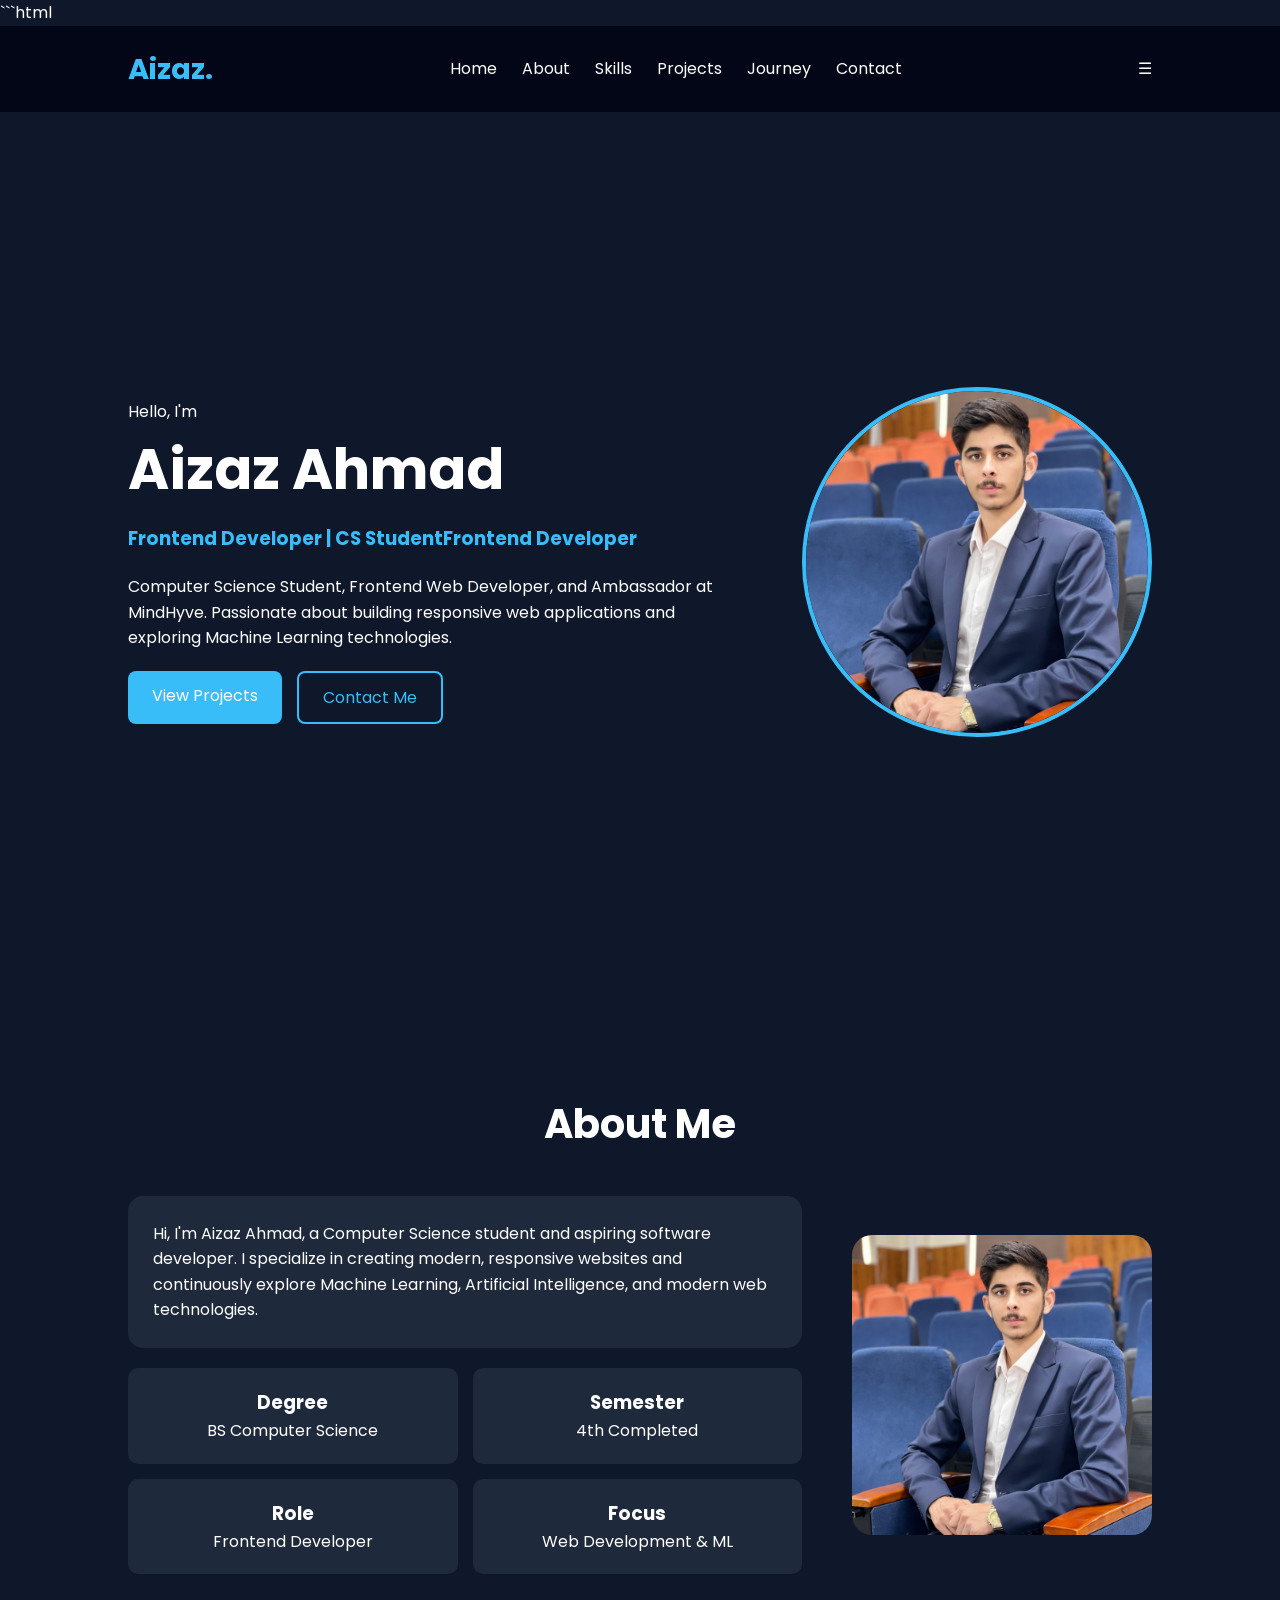
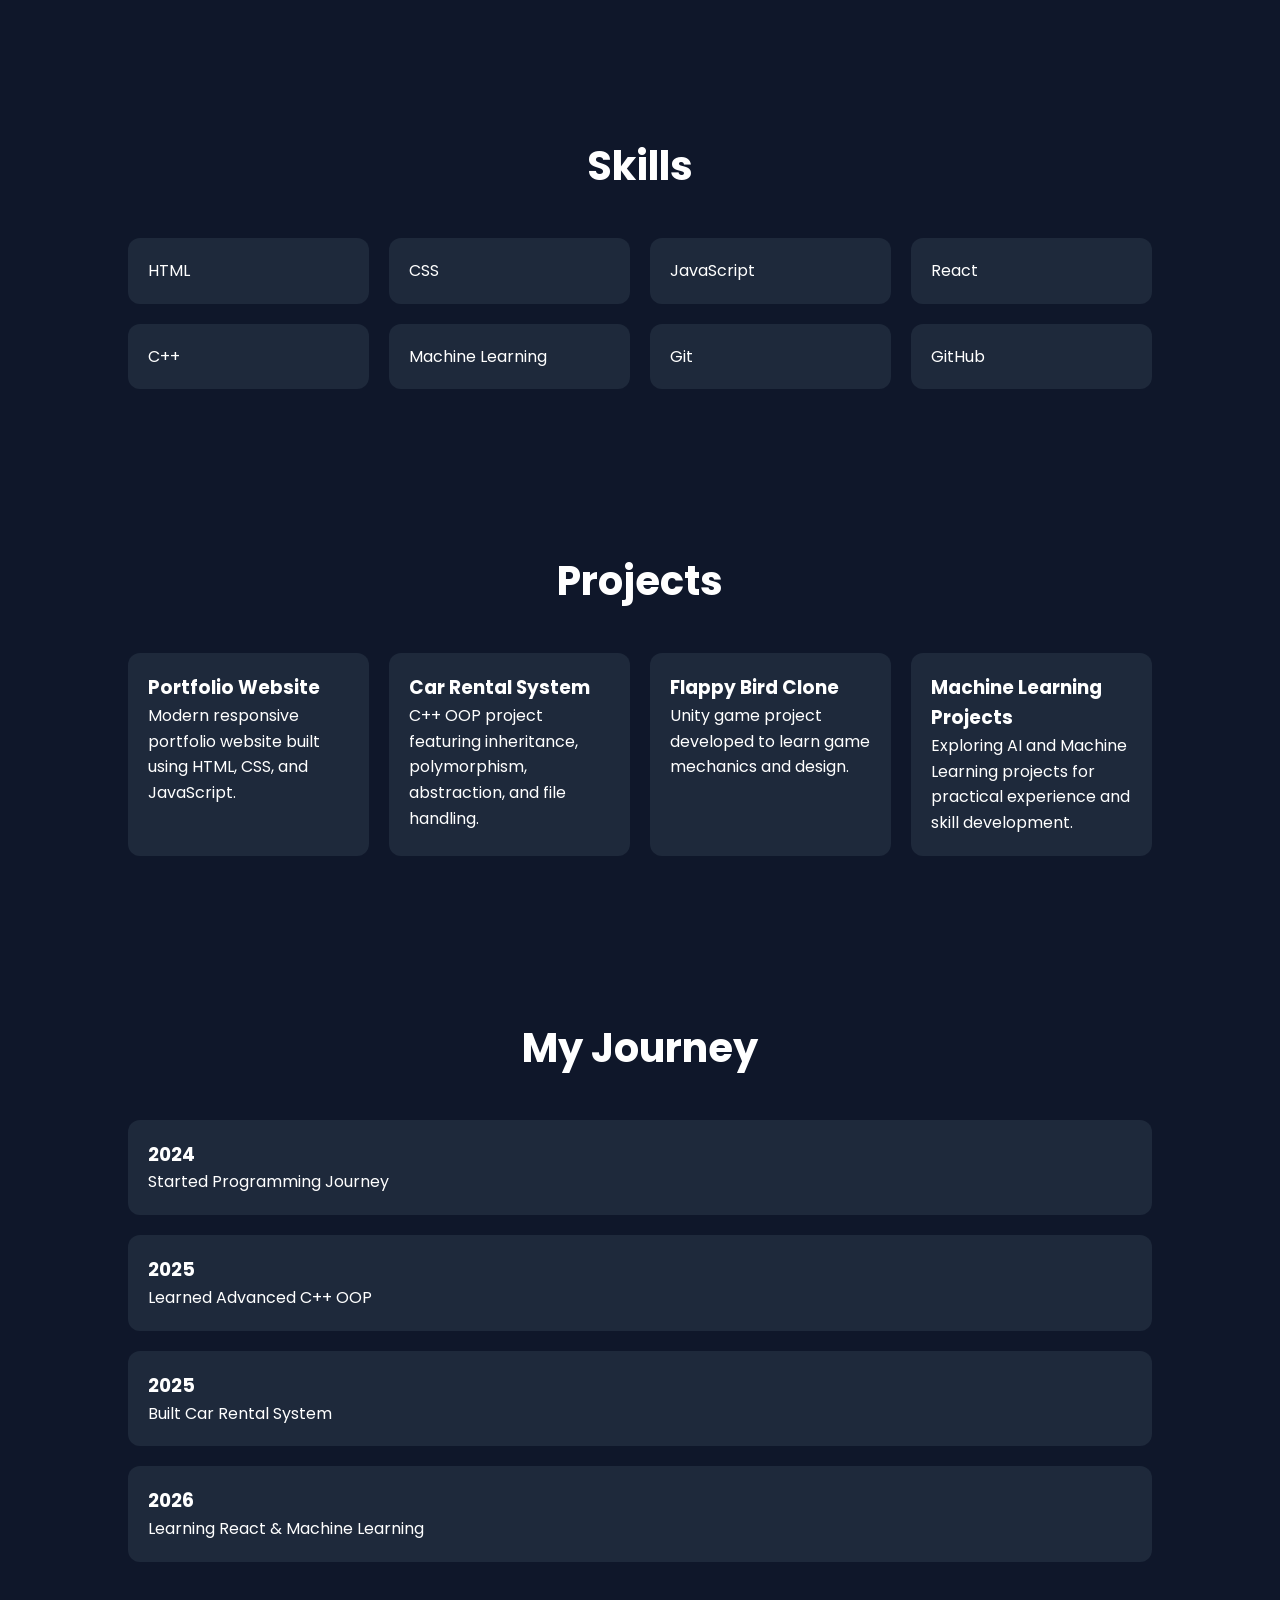
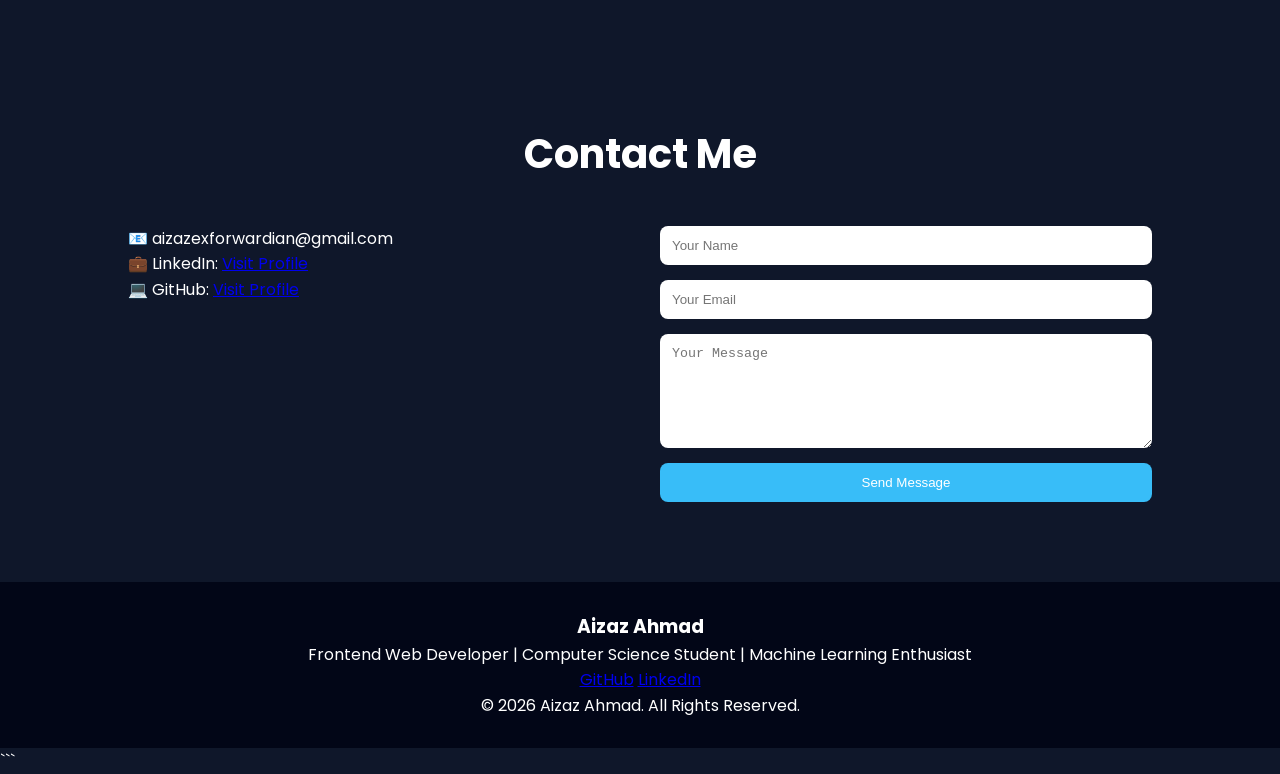
<file: index.html>
```html
<!DOCTYPE html>
<html lang="en">
<head>
    <meta charset="UTF-8">
    <meta name="viewport" content="width=device-width, initial-scale=1.0">
    <title>Aizaz Ahmad | Portfolio</title>

    <!-- CSS -->
    <link rel="stylesheet" href="style.css">

    <!-- Google Font -->
    <link href="https://fonts.googleapis.com/css2?family=Poppins:wght@300;400;500;600;700&display=swap" rel="stylesheet">
</head>

<body>

    <!-- Header -->
    <header>
        <nav class="navbar">
            <div class="logo">Aizaz.</div>

            <ul class="nav-links">
                <li><a href="#home">Home</a></li>
                <li><a href="#about">About</a></li>
                <li><a href="#skills">Skills</a></li>
                <li><a href="#projects">Projects</a></li>
                <li><a href="#journey">Journey</a></li>
                <li><a href="#contact">Contact</a></li>
            </ul>

            <div class="menu-btn">☰</div>
        </nav>
    </header>

    <!-- Hero Section -->
    <section id="home" class="hero">

        <div class="hero-text">
            <p class="welcome">Hello, I'm</p>

            <h1>Aizaz Ahmad</h1>

            <h3><span id="typing">Frontend Developer | CS Student</span></h3>

            <p class="description">
                Computer Science Student, Frontend Web Developer, and Ambassador at MindHyve.
                Passionate about building responsive web applications and exploring
                Machine Learning technologies.
            </p>

            <div class="hero-buttons">
                <a href="#projects" class="btn primary">View Projects</a>
                <a href="#contact" class="btn secondary">Contact Me</a>
            </div>
        </div>

        <div class="hero-image">
            <img src="profile.jpg" alt="Aizaz Ahmad">
        </div>

    </section>

    <!-- About Section -->
    <section id="about" class="section">

        <h2 class="section-title">About Me</h2>

        <div class="about-container-wrapper">

            <div class="about-content">

                <div class="glass-card">
                    <p>
                        Hi, I'm Aizaz Ahmad, a Computer Science student and aspiring
                        software developer. I specialize in creating modern,
                        responsive websites and continuously explore Machine Learning,
                        Artificial Intelligence, and modern web technologies.
                    </p>
                </div>

                <div class="about-info">

                    <div class="info-card">
                        <h3>Degree</h3>
                        <p>BS Computer Science</p>
                    </div>

                    <div class="info-card">
                        <h3>Semester</h3>
                        <p>4th Completed</p>
                    </div>

                    <div class="info-card">
                        <h3>Role</h3>
                        <p>Frontend Developer</p>
                    </div>

                    <div class="info-card">
                        <h3>Focus</h3>
                        <p>Web Development & ML</p>
                    </div>

                </div>

            </div>

            <div class="about-image">
                <img src="profile.jpg" alt="Aizaz Ahmad">
            </div>

        </div>

    </section>

    <!-- Skills -->
    <section id="skills" class="section">

        <h2 class="section-title">Skills</h2>

        <div class="skills-grid">
            <div class="skill-card">HTML</div>
            <div class="skill-card">CSS</div>
            <div class="skill-card">JavaScript</div>
            <div class="skill-card">React</div>
            <div class="skill-card">C++</div>
            <div class="skill-card">Machine Learning</div>
            <div class="skill-card">Git</div>
            <div class="skill-card">GitHub</div>
        </div>

    </section>

    <!-- Projects -->
    <section id="projects" class="section">

        <h2 class="section-title">Projects</h2>

        <div class="projects-grid">

            <div class="project-card">
                <h3>Portfolio Website</h3>
                <p>
                    Modern responsive portfolio website built using HTML,
                    CSS, and JavaScript.
                </p>
            </div>

            <div class="project-card">
                <h3>Car Rental System</h3>
                <p>
                    C++ OOP project featuring inheritance, polymorphism,
                    abstraction, and file handling.
                </p>
            </div>

            <div class="project-card">
                <h3>Flappy Bird Clone</h3>
                <p>
                    Unity game project developed to learn game mechanics
                    and design.
                </p>
            </div>

            <div class="project-card">
                <h3>Machine Learning Projects</h3>
                <p>
                    Exploring AI and Machine Learning projects for practical
                    experience and skill development.
                </p>
            </div>

        </div>

    </section>

    <!-- Journey -->
    <section id="journey" class="section">

        <h2 class="section-title">My Journey</h2>

        <div class="timeline">

            <div class="timeline-item">
                <h3>2024</h3>
                <p>Started Programming Journey</p>
            </div>

            <div class="timeline-item">
                <h3>2025</h3>
                <p>Learned Advanced C++ OOP</p>
            </div>

            <div class="timeline-item">
                <h3>2025</h3>
                <p>Built Car Rental System</p>
            </div>

            <div class="timeline-item">
                <h3>2026</h3>
                <p>Learning React & Machine Learning</p>
            </div>

        </div>

    </section>

    <!-- Contact -->
    <section id="contact" class="section">

        <h2 class="section-title">Contact Me</h2>

        <div class="contact-container">

            <div class="contact-info">
                <p>📧 aizazexforwardian@gmail.com</p>

                <p>
                    💼 LinkedIn:
                    <a href="https://www.linkedin.com/in/aizaz-ahmad-a24667349" target="_blank">
                        Visit Profile
                    </a>
                </p>

                <p>
                    💻 GitHub:
                    <a href="https://github.com/aizazahmad786" target="_blank">
                        Visit Profile
                    </a>
                </p>
            </div>

            <form class="contact-form">
                <input type="text" placeholder="Your Name" required>
                <input type="email" placeholder="Your Email" required>
                <textarea rows="6" placeholder="Your Message" required></textarea>
                <button type="submit">Send Message</button>
            </form>

        </div>

    </section>

    <!-- Footer -->
    <footer>

        <h3>Aizaz Ahmad</h3>

        <p>
            Frontend Web Developer | Computer Science Student |
            Machine Learning Enthusiast
        </p>

        <div class="footer-links">
            <a href="https://github.com/aizazahmad786" target="_blank">GitHub</a>
            <a href="https://www.linkedin.com/in/aizaz-ahmad-a24667349" target="_blank">LinkedIn</a>
        </div>

        <p class="copyright">
            © 2026 Aizaz Ahmad. All Rights Reserved.
        </p>

    </footer>

    <script src="script.js"></script>

</body>
</html>
```
</file>
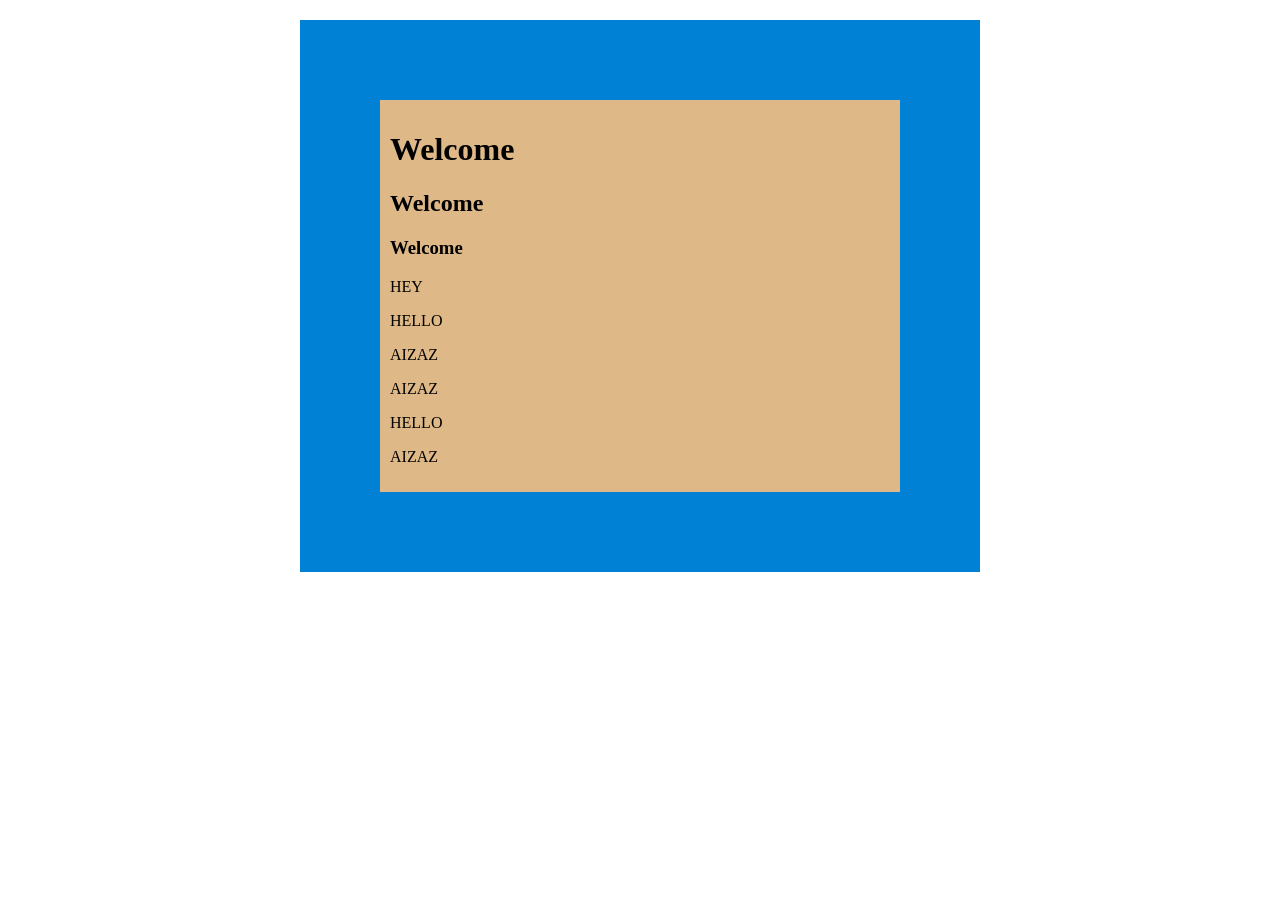
<file: 2nd.html>
<!DOCTYPE html>
<html lang="en">
<head>
    <meta charset="UTF-8">
    <meta name="viewport" content="width=device-width, initial-scale=1.0">
    <title>Document</title>
    <style>
         .container {
  width: 500px;
  margin: 20px auto;
  padding: 10px;
  border: 80px solid #0081d6;
  background-color: #636363;
  background-color: burlywood;
}

    </style>
</head>
<body>
    <div class="container">
        <h1>Welcome</h1>
        <h2>Welcome</h2>
        <h3>Welcome</h3>
        <p>HEY</p>
        <p>HELLO</p>
        <p>AIZAZ</p>
        <p>AIZAZ</p>
        <p>HELLO</p>
        <p>AIZAZ</p>
    
    </div>
    </div>
</body>
</html>
</file>
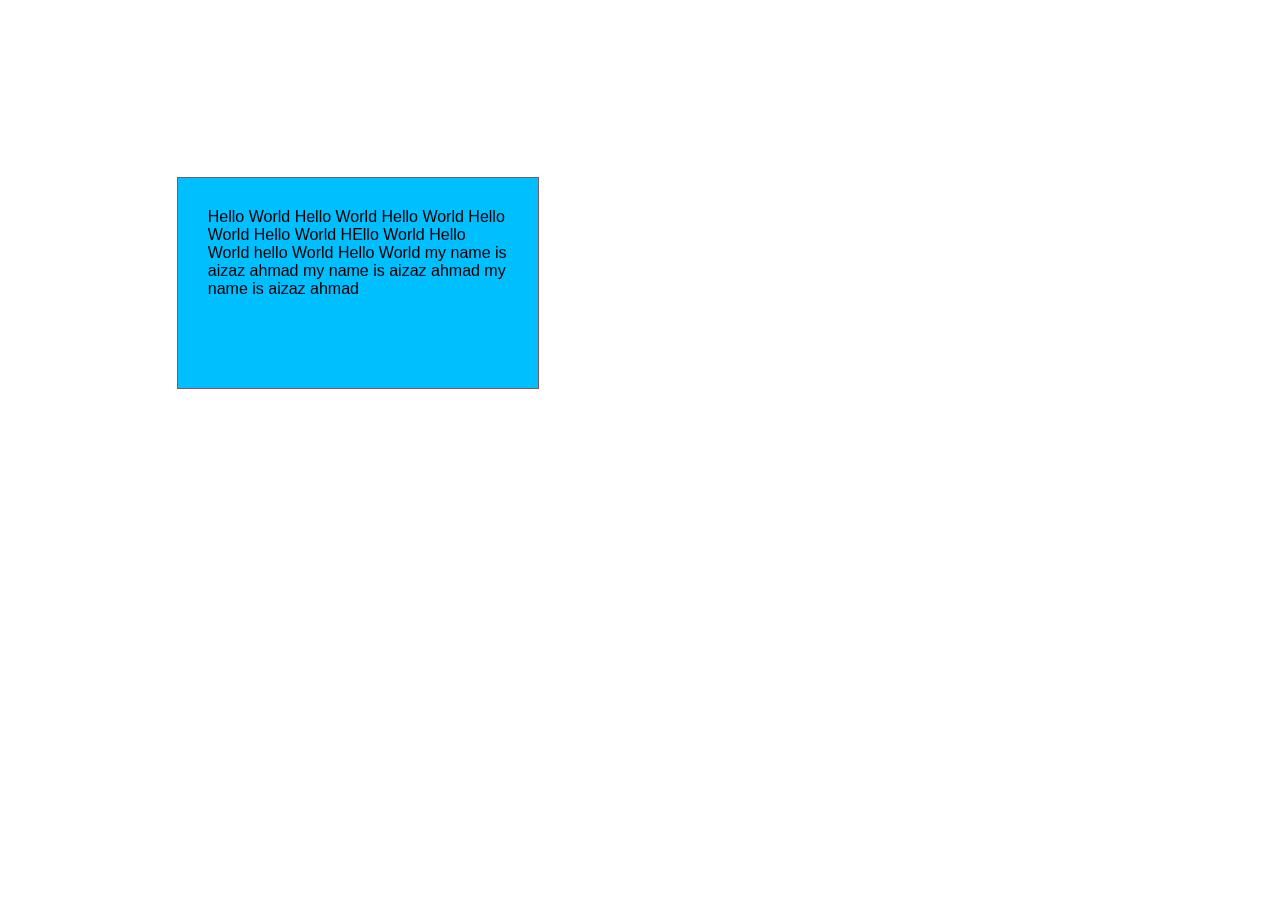
<file: first.html>
<!DOCTYPE html>
<html lang="en">
<head>
    <meta charset="UTF-8">
    <meta name="viewport" content="width=device-width, initial-scale=1.0">
    <title>Document</title>
    <style>
    body {
        font-family: Arial, sans-serif;
        margin: 50px;
        padding: 6%;
        }
    .box {
            padding: 20px;
            background-color: #7e0707;
            border: 1px solid #805b5b;
        }
        .box {
    width: 300px;
    height: 150px;
    background-color: lightblue;

    margin: 50px;
}
.box {
    background-color: rgb(0, 191, 255);

    padding: 30px;
}
    </style>
</head>
<body>
    <div class="box">
    Hello World
    Hello World
    Hello World
    Hello World
    Hello World
    HEllo World
    Hello World
    hello World
    Hello World
    my name is aizaz ahmad
    my name is aizaz ahmad
    my name is aizaz ahmad
</div>
    
</body>
</html>
</file>
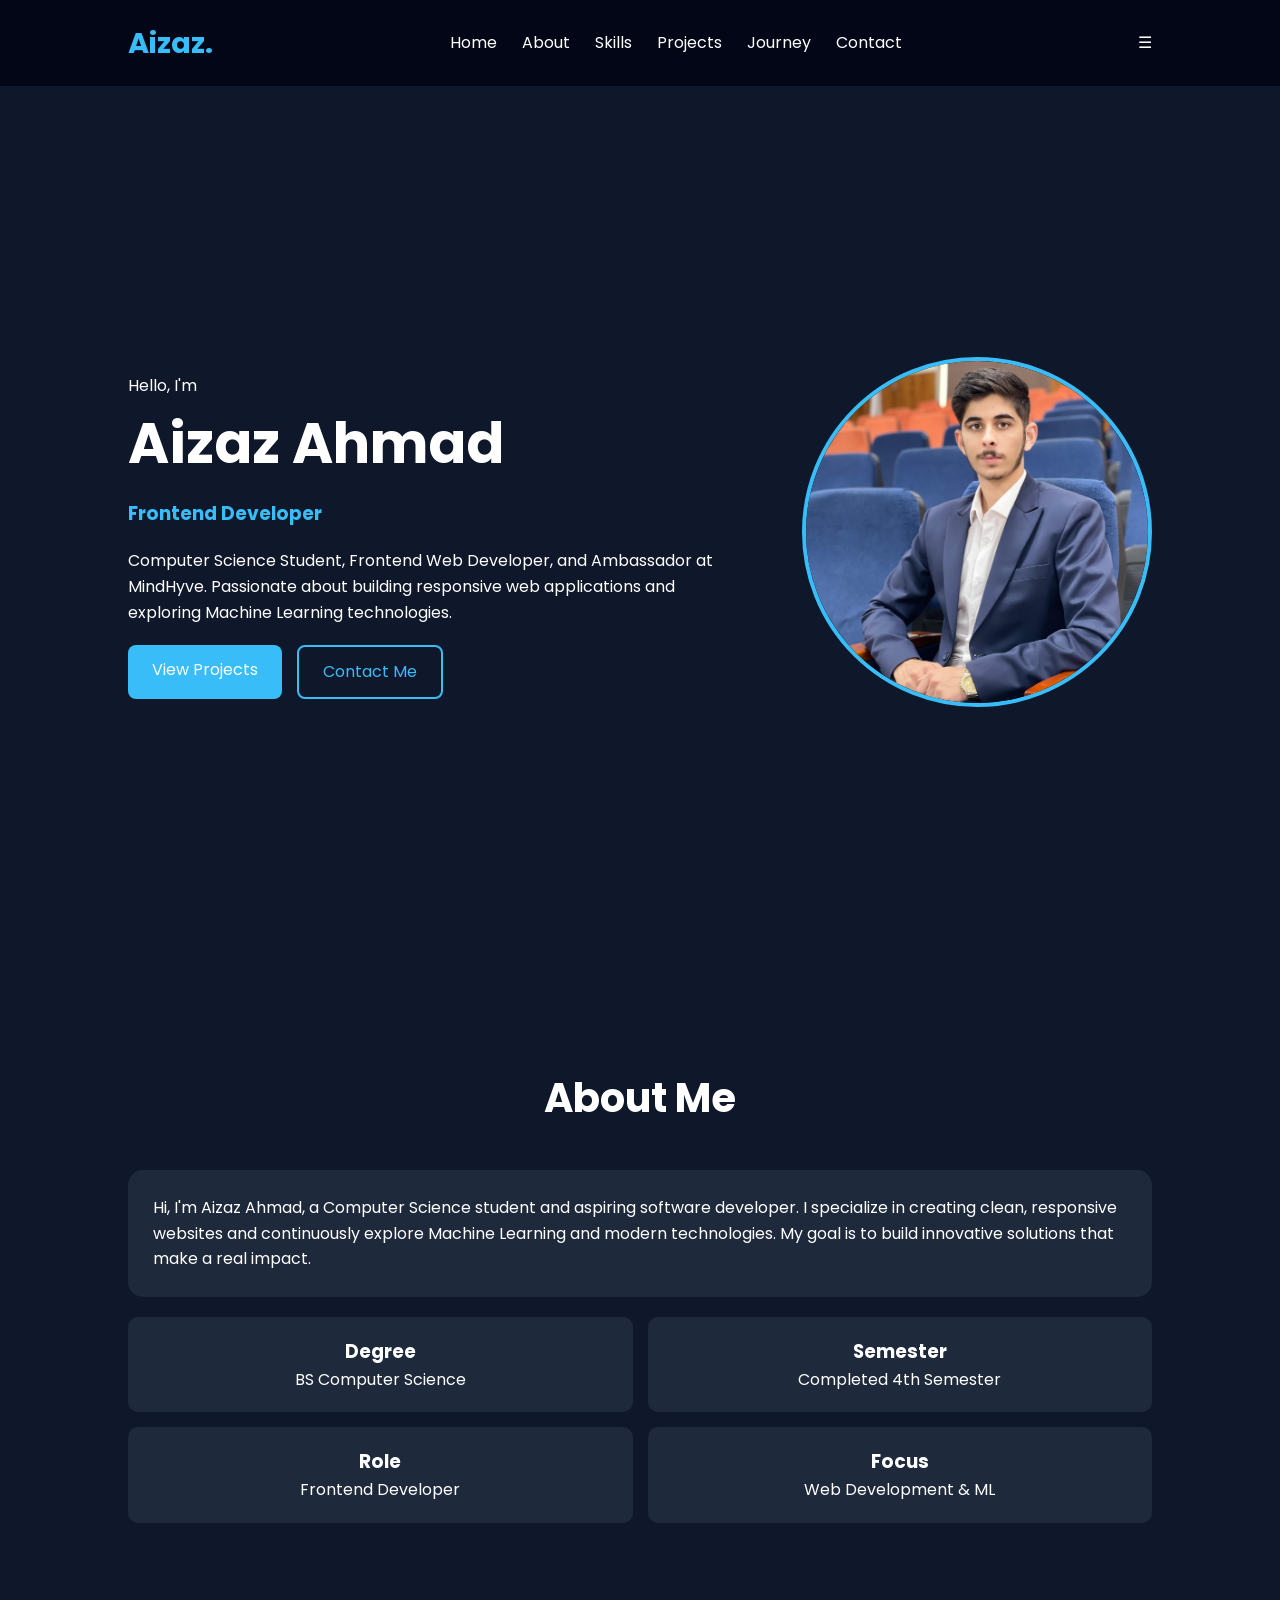
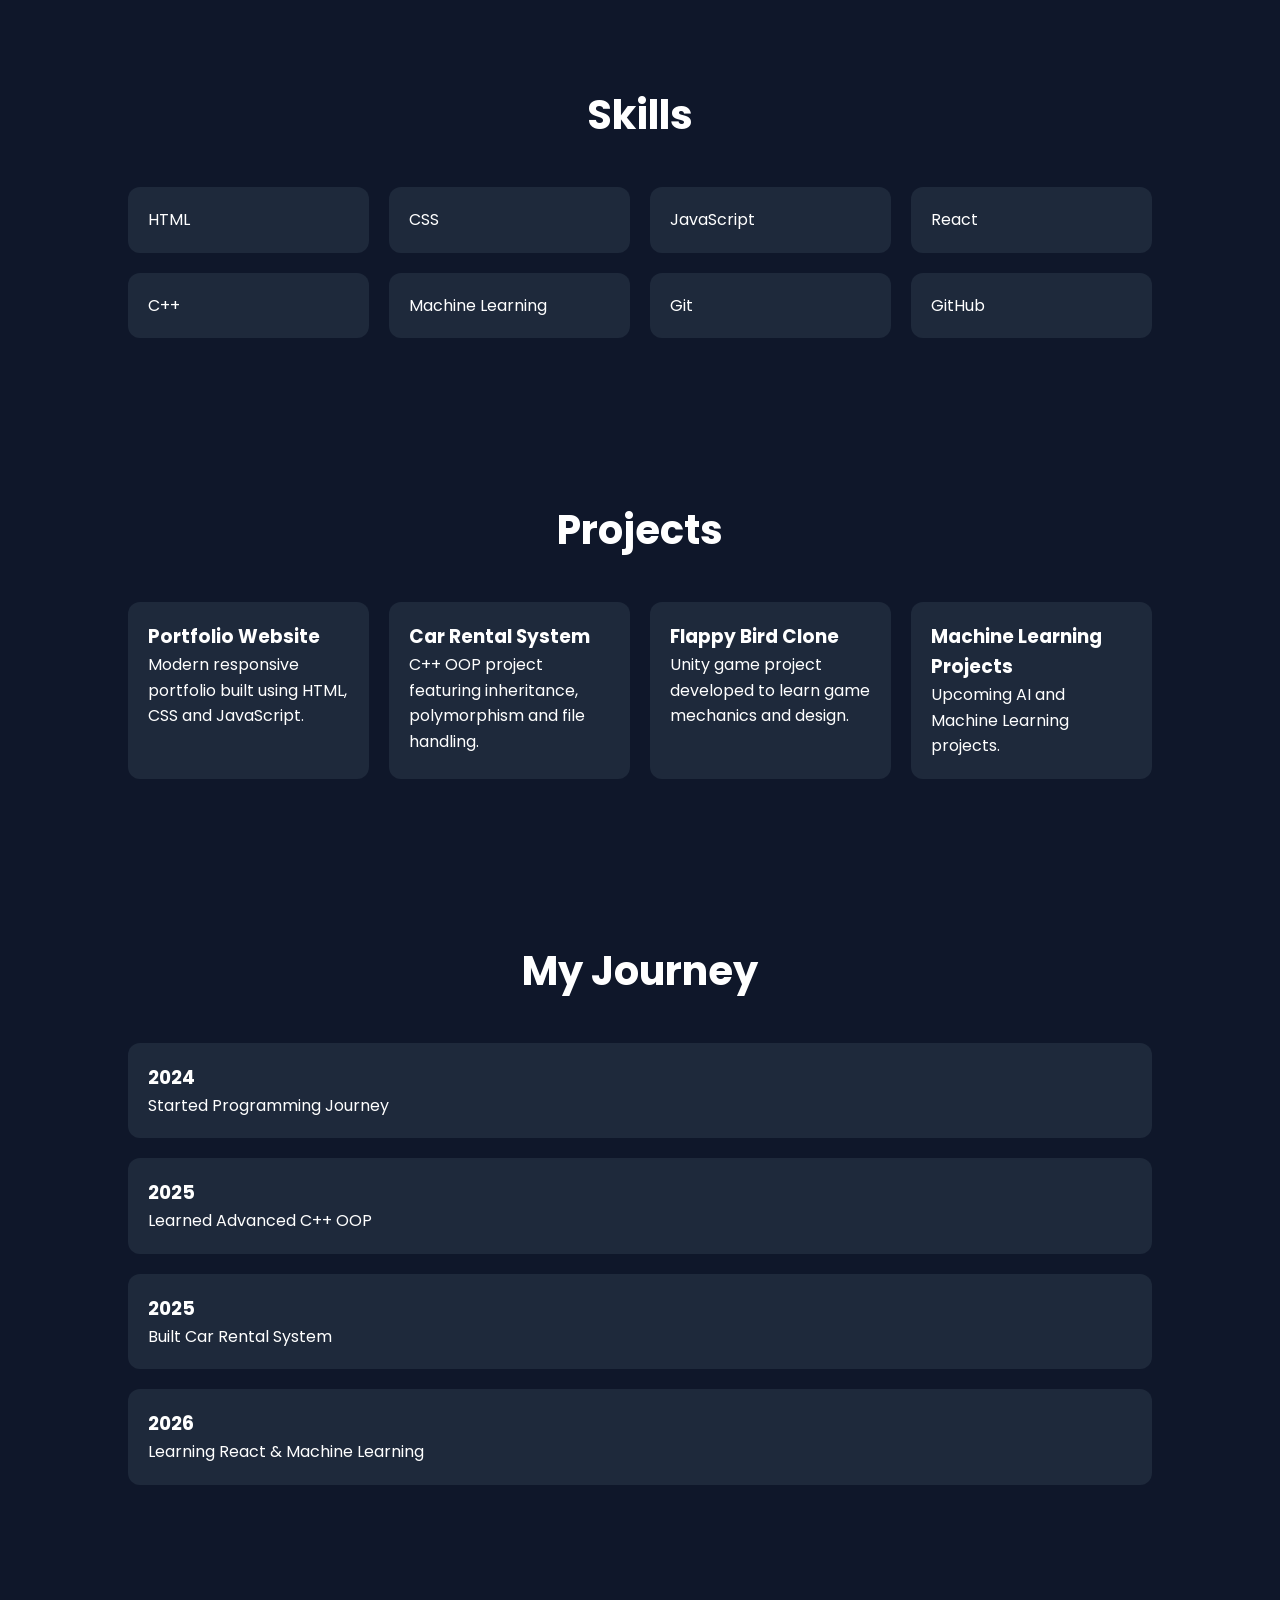
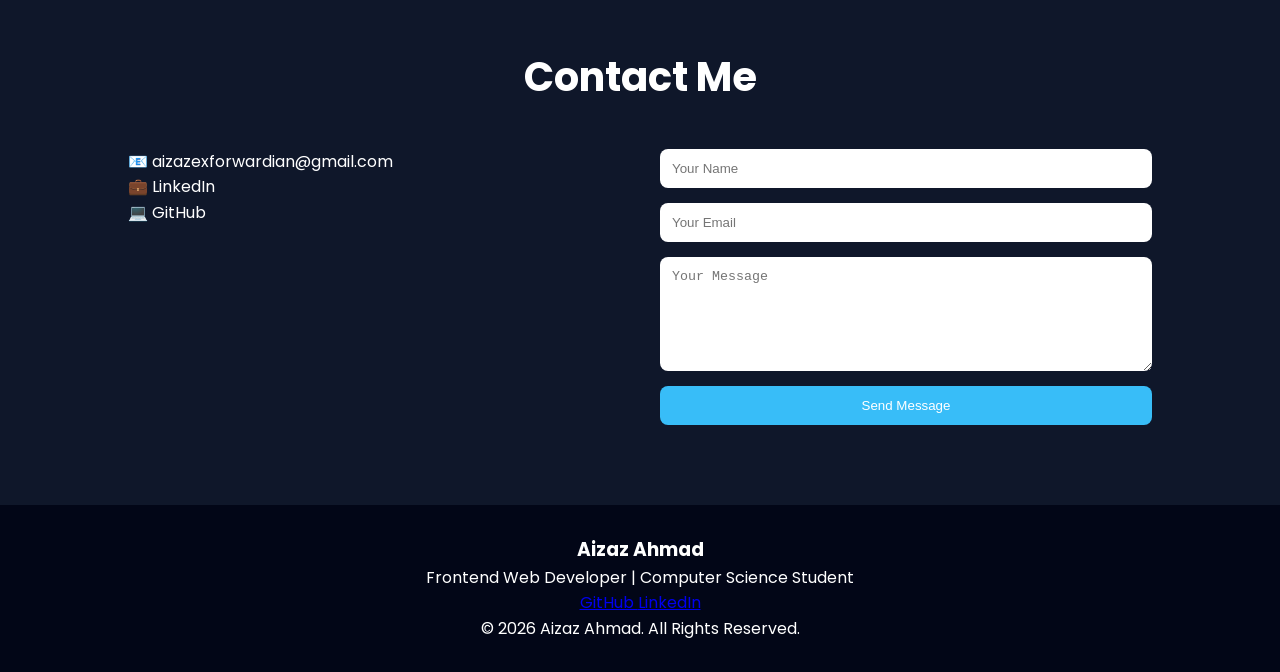
<file: web.html>
<!DOCTYPE html>
<html lang="en">
<head>
    <meta charset="UTF-8">
    <meta name="viewport" content="width=device-width, initial-scale=1.0">
    <title>Aizaz Ahmad | Portfolio</title>

    <link rel="stylesheet" href="style.css">

    <link href="https://fonts.googleapis.com/css2?family=Poppins:wght@300;400;500;600;700&display=swap" rel="stylesheet">
</head>
<body>

    <!-- Navbar -->

    <header>
        <nav class="navbar">
            <div class="logo">Aizaz.</div>

            <ul class="nav-links">
                <li><a href="#home">Home</a></li>
                <li><a href="#about">About</a></li>
                <li><a href="#skills">Skills</a></li>
                <li><a href="#projects">Projects</a></li>
                <li><a href="#journey">Journey</a></li>
                <li><a href="#contact">Contact</a></li>
            </ul>

            <div class="menu-btn">
                ☰
            </div>
        </nav>
    </header>

    <!-- Hero Section -->

    <section id="home" class="hero">

        <div class="hero-text">

            <p class="welcome">
                Hello, I'm
            </p>

            <h1>
                Aizaz Ahmad
            </h1>

            <h3>
                <span id="typing"></span>
            </h3>

            <p class="description">
                Computer Science Student, Frontend Web Developer,
                and Ambassador at MindHyve.
                Passionate about building responsive web applications
                and exploring Machine Learning technologies.
            </p>

            <div class="hero-buttons">

                <a href="#projects" class="btn primary">
                    View Projects
                </a>

                <a href="#contact" class="btn secondary">
                    Contact Me
                </a>

            </div>

        </div>

        <div class="hero-image">

            <img src="profile.jpg" alt="Aizaz Ahmad">

        </div>

    </section>

    <!-- About -->

    <section id="about" class="section">

        <h2 class="section-title">
            About Me
        </h2>

        <div class="about-container">

            <div class="glass-card">

                <p>
                    Hi, I'm Aizaz Ahmad, a Computer Science student and
                    aspiring software developer.

                    I specialize in creating clean, responsive websites
                    and continuously explore Machine Learning and modern technologies.

                    My goal is to build innovative solutions that make
                    a real impact.
                </p>

            </div>

            <div class="about-info">

                <div class="info-card">
                    <h3>Degree</h3>
                    <p>BS Computer Science</p>
                </div>

                <div class="info-card">
                    <h3>Semester</h3>
                    <p>Completed 4th Semester</p>
                </div>

                <div class="info-card">
                    <h3>Role</h3>
                    <p>Frontend Developer</p>
                </div>

                <div class="info-card">
                    <h3>Focus</h3>
                    <p>Web Development & ML</p>
                </div>

            </div>

        </div>

    </section>

    <!-- Skills -->

    <section id="skills" class="section">

        <h2 class="section-title">
            Skills
        </h2>

        <div class="skills-grid">

            <div class="skill-card">HTML</div>
            <div class="skill-card">CSS</div>
            <div class="skill-card">JavaScript</div>
            <div class="skill-card">React</div>
            <div class="skill-card">C++</div>
            <div class="skill-card">Machine Learning</div>
            <div class="skill-card">Git</div>
            <div class="skill-card">GitHub</div>

        </div>

    </section>

    <!-- Projects -->

    <section id="projects" class="section">

        <h2 class="section-title">
            Projects
        </h2>

        <div class="projects-grid">

            <div class="project-card">

                <h3>Portfolio Website</h3>

                <p>
                    Modern responsive portfolio built using HTML,
                    CSS and JavaScript.
                </p>

            </div>

            <div class="project-card">

                <h3>Car Rental System</h3>

                <p>
                    C++ OOP project featuring inheritance,
                    polymorphism and file handling.
                </p>

            </div>

            <div class="project-card">

                <h3>Flappy Bird Clone</h3>

                <p>
                    Unity game project developed to learn
                    game mechanics and design.
                </p>

            </div>

            <div class="project-card">

                <h3>Machine Learning Projects</h3>

                <p>
                    Upcoming AI and Machine Learning
                    projects.
                </p>

            </div>

        </div>

    </section>

    <!-- Journey -->

    <section id="journey" class="section">

        <h2 class="section-title">
            My Journey
        </h2>

        <div class="timeline">

            <div class="timeline-item">
                <h3>2024</h3>
                <p>Started Programming Journey</p>
            </div>

            <div class="timeline-item">
                <h3>2025</h3>
                <p>Learned Advanced C++ OOP</p>
            </div>

            <div class="timeline-item">
                <h3>2025</h3>
                <p>Built Car Rental System</p>
            </div>

            <div class="timeline-item">
                <h3>2026</h3>
                <p>Learning React & Machine Learning</p>
            </div>

        </div>

    </section>

    <!-- Contact -->

    <section id="contact" class="section">

        <h2 class="section-title">
            Contact Me
        </h2>

        <div class="contact-container">

            <div class="contact-info">

                <p>
                    📧 aizazexforwardian@gmail.com
                </p>

                <p>
                    💼 LinkedIn
                </p>

                <p>
                    💻 GitHub
                </p>

            </div>

            <form class="contact-form">

                <input
                    type="text"
                    placeholder="Your Name"
                    required
                >

                <input
                    type="email"
                    placeholder="Your Email"
                    required
                >

                <textarea
                    rows="6"
                    placeholder="Your Message"
                    required
                ></textarea>

                <button type="submit">
                    Send Message
                </button>

            </form>

        </div>

    </section>

    <!-- Footer -->

    <footer>

        <h3>Aizaz Ahmad</h3>

        <p>
            Frontend Web Developer | Computer Science Student
        </p>

        <div class="footer-links">

            <a href="https://github.com/aizazahmad786">
                GitHub
            </a>

            <a href="https://www.linkedin.com/in/aizaz-ahmad-a24667349">
                LinkedIn
            </a>

        </div>

        <p class="copyright">
            © 2026 Aizaz Ahmad. All Rights Reserved.
        </p>

    </footer>

    <script src="script.js"></script>

</body>
</html>
</file>
<file: style.css>
*{
    margin:0;
    padding:0;
    box-sizing:border-box;
}

body{
    font-family:'Poppins',sans-serif;
    background:#0f172a;
    color:white;
    line-height:1.6;
}

header{
    background:#020617;
    padding:20px 10%;
}

.navbar{
    display:flex;
    justify-content:space-between;
    align-items:center;
}

.logo{
    font-size:1.8rem;
    font-weight:700;
    color:#38bdf8;
}

.nav-links{
    display:flex;
    list-style:none;
    gap:25px;
}

.nav-links a{
    color:white;
    text-decoration:none;
}

.hero{
    min-height:100vh;
    display:flex;
    align-items:center;
    justify-content:center;
    gap:60px;
    padding:50px 10%;
}

.hero-text{
    flex:1;
}

.hero-text h1{
    font-size:3.5rem;
}

.hero-text h3{
    color:#38bdf8;
    margin:10px 0;
}

.description{
    margin:20px 0;
}

.hero-buttons{
    display:flex;
    gap:15px;
}

.btn{
    padding:12px 24px;
    text-decoration:none;
    border-radius:8px;
}

.primary{
    background:#38bdf8;
    color:white;
}

.secondary{
    border:2px solid #38bdf8;
    color:#38bdf8;
}

.hero-image img{
    width:350px;
    height:350px;
    object-fit:cover;
    border-radius:50%;
    border:4px solid #38bdf8;
}

.section{
    padding:80px 10%;
}

.section-title{
    text-align:center;
    margin-bottom:40px;
    font-size:2.5rem;
}

.about-container-wrapper{
    display:flex;
    align-items:center;
    gap:50px;
    flex-wrap:wrap;
}

.about-content{
    flex:1;
}

.glass-card{
    background:#1e293b;
    padding:25px;
    border-radius:15px;
}

.about-info{
    display:grid;
    grid-template-columns:repeat(2,1fr);
    gap:15px;
    margin-top:20px;
}

.info-card{
    background:#1e293b;
    padding:20px;
    border-radius:10px;
    text-align:center;
}

.about-image img{
    width:300px;
    height:300px;
    object-fit:cover;
    border-radius:20px;
}

.skills-grid,
.projects-grid{
    display:grid;
    grid-template-columns:repeat(auto-fit,minmax(200px,1fr));
    gap:20px;
}

.skill-card,
.project-card,
.timeline-item{
    background:#1e293b;
    padding:20px;
    border-radius:12px;
}

.timeline{
    display:grid;
    gap:20px;
}

.contact-container{
    display:flex;
    gap:40px;
    flex-wrap:wrap;
}

.contact-info{
    flex:1;
}

.contact-form{
    flex:1;
    display:flex;
    flex-direction:column;
    gap:15px;
}

.contact-form input,
.contact-form textarea{
    padding:12px;
    border:none;
    border-radius:8px;
}

.contact-form button{
    background:#38bdf8;
    color:white;
    border:none;
    padding:12px;
    border-radius:8px;
    cursor:pointer;
}

footer{
    background:#020617;
    text-align:center;
    padding:30px;
}

@media(max-width:768px){

    .hero{
        flex-direction:column;
        text-align:center;
    }

    .hero-image img{
        width:250px;
        height:250px;
    }

    .about-container-wrapper{
        flex-direction:column-reverse;
    }

    .about-image img{
        width:250px;
        height:250px;
    }

    .about-info{
        grid-template-columns:1fr;
    }
}
</file>
